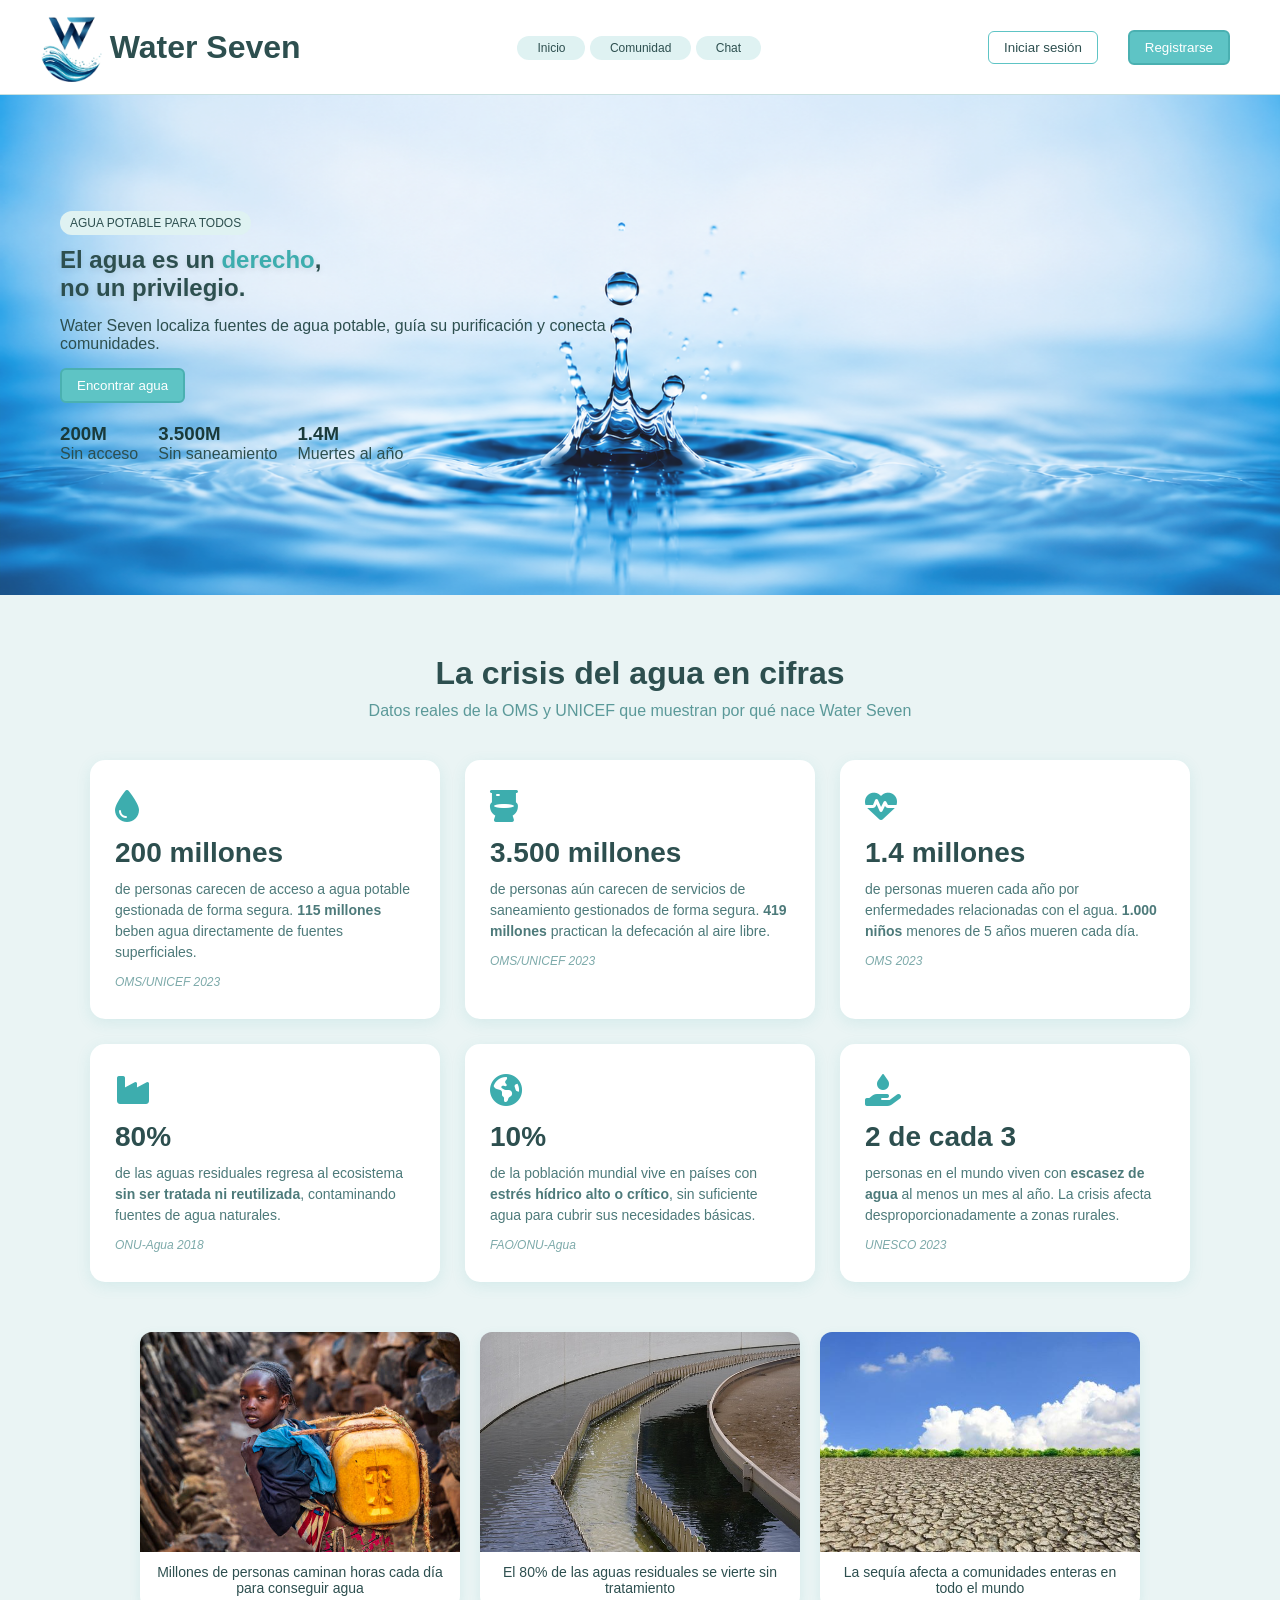
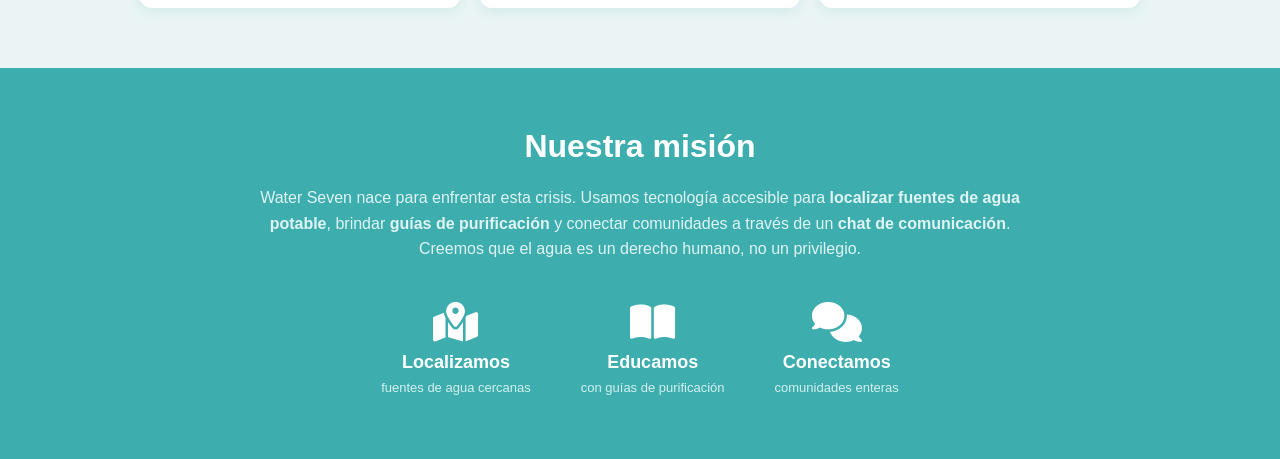
<file: public/index.html>
<!DOCTYPE html>
<html lang="es">
<head>
    <meta charset="UTF-8">
    <meta name="viewport" content="width=device-width, initial-scale=1.0">
    <title>Water Seven</title>
    <link rel="stylesheet" href="css/styles.css">
    <link rel="stylesheet" href="css/inicio.css">
    <link rel="stylesheet" href="css/responsive.css">
    <link rel="stylesheet" href="https://cdnjs.cloudflare.com/ajax/libs/font-awesome/6.5.0/css/all.min.css">
</head>
<body>
<header class="navbar">

    <div class="logo">
        <img src="imagenes/logo.png">
        <div><h1>Water Seven</h1></div>
    </div>

    <nav>
        <span class="badge"><a href="index.html">Inicio</a></span> 
        <span class="badge"><a href="comunidad.html">Comunidad</a></span> 
        <span class="badge"><a href="chat.html">Chat</a></span>
    </nav>

    <button class="nav-toggle" id="navToggle" type="button" aria-label="Abrir menú" aria-expanded="false">
        <span></span><span></span><span></span>
    </button>

    <div class="auth" id="authSection">
        <a href="login.html"><button class="btn-outline">Iniciar sesión</button></a>
        <a href="registro.html"><button class="btn-primary">Registrarse</button></a>
    </div>
</header>

<section class="hero">

    <div class="hero-text">
        <span class="badge">AGUA POTABLE PARA TODOS</span>

        <h1>
            El agua es un <span class="highlight">derecho</span>,<br>
            no un privilegio.
        </h1>

        <p>
            Water Seven localiza fuentes de agua potable,
            guía su purificación y conecta comunidades.
        </p>

        <div class="buttons">
            <button class="btn-primary">Encontrar agua</button>

        </div>

        <div class="stats">
            <div>
                <h3>200M</h3>
                <p>Sin acceso</p>
            </div>
            <div>
                <h3>3.500M</h3>
                <p>Sin saneamiento</p>
            </div>
            <div>
                <h3>1.4M</h3>
                <p>Muertes al año</p>
            </div>
        </div>
    </div>


</section>

<section class="problematica">
    <h2>La crisis del agua en cifras</h2>
    <p class="subtitle">Datos reales de la OMS y UNICEF que muestran por qué nace Water Seven</p>

    <div class="cifras-grid">
        <div class="cifra-card">
            <i class="fas fa-tint"></i>
            <h3>200 millones</h3>
            <p>de personas carecen de acceso a agua potable gestionada de forma segura. <strong>115 millones</strong> beben agua directamente de fuentes superficiales.</p>
            <span class="fuente">OMS/UNICEF 2023</span>
        </div>
        <div class="cifra-card">
            <i class="fas fa-toilet"></i>
            <h3>3.500 millones</h3>
            <p>de personas aún carecen de servicios de saneamiento gestionados de forma segura. <strong>419 millones</strong> practican la defecación al aire libre.</p>
            <span class="fuente">OMS/UNICEF 2023</span>
        </div>
        <div class="cifra-card">
            <i class="fas fa-heartbeat"></i>
            <h3>1.4 millones</h3>
            <p>de personas mueren cada año por enfermedades relacionadas con el agua. <strong>1.000 niños</strong> menores de 5 años mueren cada día.</p>
            <span class="fuente">OMS 2023</span>
        </div>
        <div class="cifra-card">
            <i class="fas fa-industry"></i>
            <h3>80%</h3>
            <p>de las aguas residuales regresa al ecosistema <strong>sin ser tratada ni reutilizada</strong>, contaminando fuentes de agua naturales.</p>
            <span class="fuente">ONU-Agua 2018</span>
        </div>
        <div class="cifra-card">
            <i class="fas fa-globe-americas"></i>
            <h3>10%</h3>
            <p>de la población mundial vive en países con <strong>estrés hídrico alto o crítico</strong>, sin suficiente agua para cubrir sus necesidades básicas.</p>
            <span class="fuente">FAO/ONU-Agua</span>
        </div>
        <div class="cifra-card">
            <i class="fas fa-hand-holding-water"></i>
            <h3>2 de cada 3</h3>
            <p>personas en el mundo viven con <strong>escasez de agua</strong> al menos un mes al año. La crisis afecta desproporcionadamente a zonas rurales.</p>
            <span class="fuente">UNESCO 2023</span>
        </div>
    </div>

    <div class="impacto-imagenes">
        <div class="impacto-item">
            <img src="imagenes/recolectando-agua.jpg" alt="Personas recolectando agua en zona rural">
            <p>Millones de personas caminan horas cada día para conseguir agua</p>
        </div>
        <div class="impacto-item">
            <img src="imagenes/agua-contaminada.jpg" alt="Agua contaminada">
            <p>El 80% de las aguas residuales se vierte sin tratamiento</p>
        </div>
        <div class="impacto-item">
            <img src="imagenes/sequia.jpg" alt="Sequía y tierra seca">
            <p>La sequía afecta a comunidades enteras en todo el mundo</p>
        </div>
    </div>
</section>

<section class="mision">
    <div class="mision-content">
        <h2>Nuestra misión</h2>
        <p>
            Water Seven nace para enfrentar esta crisis. Usamos tecnología accesible para
            <strong>localizar fuentes de agua potable</strong>, brindar
            <strong>guías de purificación</strong> y conectar comunidades a través de un
            <strong>chat de comunicación</strong>. Creemos que el agua es un derecho humano,
            no un privilegio.
        </p>
        <div class="mision-stats">
            <div>
                <i class="fas fa-map-marked-alt"></i>
                <h4>Localizamos</h4>
                <p>fuentes de agua cercanas</p>
            </div>
            <div>
                <i class="fas fa-book-open"></i>
                <h4>Educamos</h4>
                <p>con guías de purificación</p>
            </div>
            <div>
                <i class="fas fa-comments"></i>
                <h4>Conectamos</h4>
                <p>comunidades enteras</p>
            </div>
        </div>
    </div>
</section>

<script src="js/nav.js"></script>
</body>
</html>
</file>
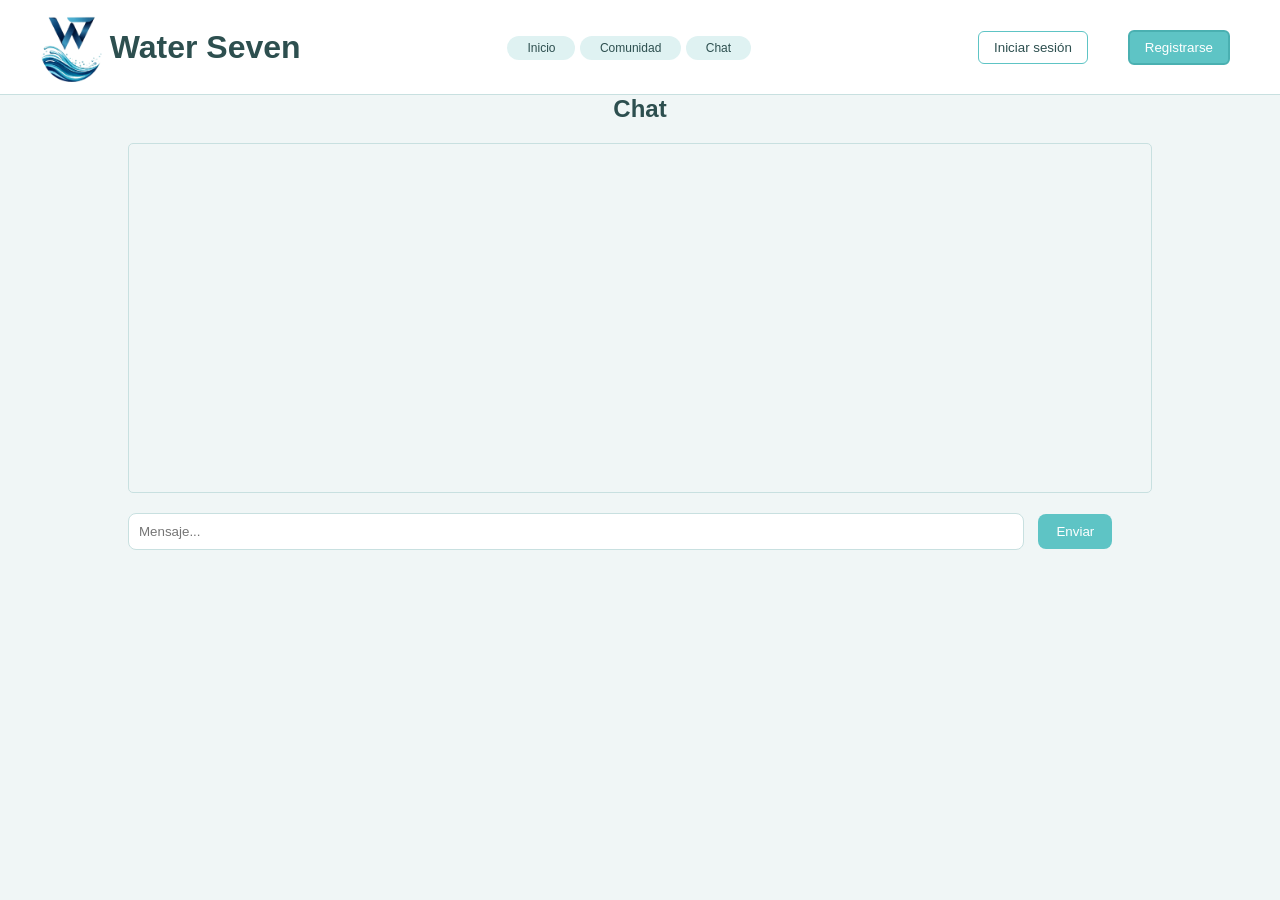
<file: public/chat.html>
<!DOCTYPE html>
<html lang="es">
<head>
    <meta charset="UTF-8">
    <meta name="viewport" content="width=device-width, initial-scale=1.0">
    <title>Water Seven - Chat</title>
    <link rel="stylesheet" href="css/styles.css">
    <link rel="stylesheet" href="css/responsive.css">
    <link rel="stylesheet" href="/public/css/chat.css">
</head>
<body>

<header class="navbar">

    <div class="logo">
        <img src="imagenes/logo.png">
        <div><h1>Water Seven</h1></div>
    </div>

    <nav>
        <span class="badge"><a href="index.html">Inicio</a></span> 
        <span class="badge"><a href="comunidad.html">Comunidad</a></span> 
        <span class="badge"><a href="chat.html">Chat</a></span>
    </nav>

    <button class="nav-toggle" id="navToggle" type="button" aria-label="Abrir menú" aria-expanded="false">
        <span></span><span></span><span></span>
    </button>

    <div class="auth" id="authSection">
        <a href="login.html"><button class="btn-outline">Iniciar sesión</button></a>
        <a href="registro.html"><button class="btn-primary">Registrarse</button></a>
    </div>
</header>

<section class="page">
    <h1>Chat</h1>

    <div class="chat-box" id="chatBox"></div>

    <div class="chat-form">
        <input id="mensaje" class="chat-input" placeholder="Mensaje...">
        <button class="btn-enviar" onclick="enviarMensaje()">Enviar</button>
    </div>
</section>

<script src="js/nav.js"></script>
<script src="js/api.js"></script>
<script>
let usuario = JSON.parse(localStorage.getItem("usuario"));

async function cargarMensajes() {
    try {
        const mensajes = await api.obtenerMensajes();
        const chat = document.getElementById("chatBox");
        chat.innerHTML = "";
        mensajes.forEach(m => {
            chat.innerHTML += `<p><strong>${m.remitente_nombre || 'Anónimo'}:</strong> ${m.contenido}</p>`;
        });
        chat.scrollTop = chat.scrollHeight;
    } catch (e) {
        console.error("Error al cargar mensajes:", e);
    }
}

async function enviarMensaje() {
    const input = document.getElementById("mensaje");

    if (!usuario) { alert("Debes iniciar sesión para chatear"); return; }
    if (input.value.trim() === "") return;

    try {
        await api.enviarMensaje(usuario.id, input.value);
        input.value = "";
        await cargarMensajes();
    } catch (e) {
        alert(e.message);
    }
}

setInterval(cargarMensajes, 5000);
cargarMensajes();
</script>
</body>
</html>
</file>
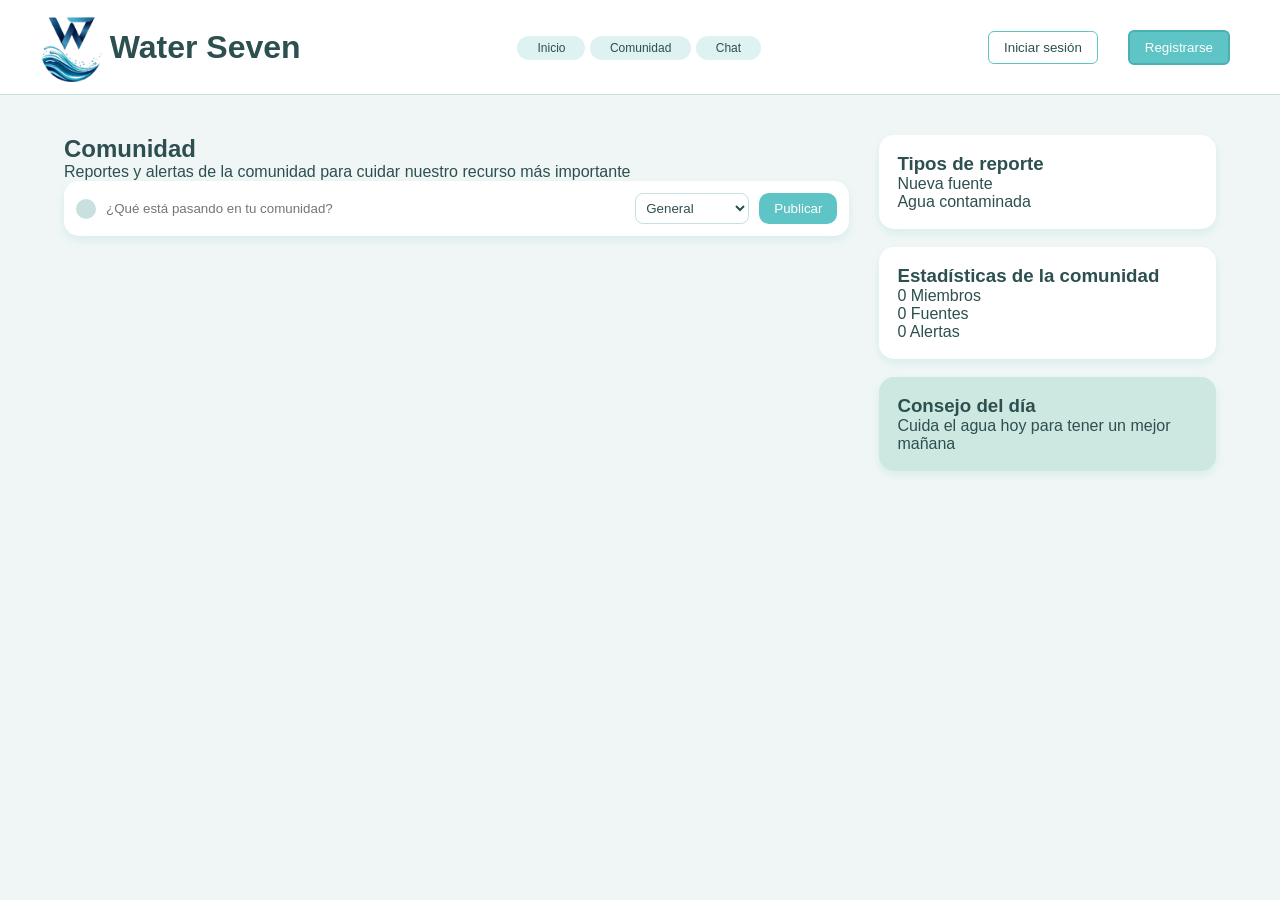
<file: public/comunidad.html>
<!DOCTYPE html>
<html lang="es">
<head>
    <meta charset="UTF-8">
    <meta name="viewport" content="width=device-width, initial-scale=1.0">
    <title>Water Seven - Comunidad</title>
    <link rel="stylesheet" href="css/styles.css">
    <link rel="stylesheet" href="css/responsive.css">
    
</head>
<body>
<header class="navbar">
    <link rel="stylesheet" href="css/styles.css">
    <div class="logo">
        <img src="imagenes/logo.png">
        <div><h1>Water Seven</h1></div>
    </div>

    <nav>
        <span class="badge"><a href="index.html">Inicio</a></span> 
        <span class="badge"><a href="comunidad.html">Comunidad</a></span> 
        <span class="badge"><a href="chat.html">Chat</a></span>
    </nav>

    <button class="nav-toggle" id="navToggle" type="button" aria-label="Abrir menú" aria-expanded="false">
        <span></span><span></span><span></span>
    </button>

    <div class="auth" id="authSection">
        <a href="login.html"><button class="btn-outline">Iniciar sesión</button></a>
        <a href="registro.html"><button class="btn-primary">Registrarse</button></a>
    </div>
</header>

<div class="comunidad">

  <div class="feed">

    <h2>Comunidad</h2>
    <p class="sub">Reportes y alertas de la comunidad para cuidar nuestro recurso más importante</p>

    <div class="publicar">
      <div class="avatar"></div>
      <input type="text" id="inputMensaje" placeholder="¿Qué está pasando en tu comunidad?">
      <select id="tipoPublicacion" class="tipo-select">
          <option value="general">General</option>
          <option value="reporte"> Nueva fuente</option>
          <option value="alerta">Alerta</option>
          <option value="consejo">Consejo</option>
      </select>
      <button class="btn-publicar" onclick="publicar()">Publicar</button>
    </div>

    <div id="listaPost"></div>

  </div>

  <div class="sidebar">

    <div class="box">
      <h3>Tipos de reporte</h3>
      <p>Nueva fuente</p>
      <p>Agua contaminada</p>
    </div>

    <div class="box">
      <h3>Estadísticas de la comunidad</h3>
      <p id="stat-miembros"> 0 Miembros</p>
      <p id="stat-fuentes"> 0 Fuentes</p>
      <p id="stat-alertas"> 0 Alertas</p>
    </div>

    <div class="box verde">
      <h3>Consejo del día</h3>
      <p>Cuida el agua hoy para tener un mejor mañana </p>
    </div>

  </div>

</div>

<script src="js/nav.js"></script>
<script src="js/api.js"></script>
<script>
let usuario = JSON.parse(localStorage.getItem("usuario"));

async function cargarPublicaciones() {
    try {
        const pubs = await api.obtenerPublicaciones();
        let contadorAlertas = 0;
        let contadorFuentes = 0;
        const miembros = new Set();

        let html = "";
        pubs.forEach(p => {
            if (p.tipo === 'alerta') contadorAlertas++;
            if (p.tipo === 'reporte') contadorFuentes++;
            if (p.usuario_nombre) miembros.add(p.usuario_nombre);

            const clase = p.tipo === 'alerta' ? 'roja' : 'azul';
            const icono = p.tipo === 'alerta' ? '' : p.tipo === 'reporte' ? '' : p.tipo === 'consejo' ? '' : '';
            const etiquetaClase = p.tipo === 'alerta' ? 'roja' : 'azul';
            const etiquetaTexto = p.tipo === 'alerta' ? 'Alerta' : p.tipo === 'reporte' ? 'Nueva fuente' : p.tipo === 'consejo' ? 'Consejo' : 'General';

            let comentariosHtml = '';
            if (p.comentarios && p.comentarios.length > 0) {
                comentariosHtml = '<div class="comentarios-lista">';
                p.comentarios.forEach(c => {
                    comentariosHtml += `<p><strong>${c.usuario_nombre}:</strong> ${c.contenido}</p>`;
                });
                comentariosHtml += '</div>';
            }

            html += `
                <div class="card ${clase}">
                    <div class="icono">${icono}</div>
                    <div class="contenido">
                        <div class="top">
                            <span class="nombre">${p.usuario_nombre || 'Anónimo'}</span>
                            <span class="tiempo">${p.fecha_publicacion}</span>
                            <span class="etiqueta ${etiquetaClase}">${etiquetaTexto}</span>
                        </div>
                        <p>${p.contenido}</p>
                        ${comentariosHtml}
                        ${usuario ? `
                        <div class="comentario-input">
                            <input type="text" id="comentario-${p.id}" placeholder="Escribe un comentario...">
                            <button onclick="comentar(${p.id})">Enviar</button>
                        </div>` : ''}
                    </div>
                </div>
            `;
        });
        document.getElementById("listaPost").innerHTML = html || "<p style='color:#888;text-align:center;padding:40px;'>No hay publicaciones aún. ¡Sé el primero!</p>";

        document.getElementById("stat-miembros").textContent = ` ${miembros.size} Miembros`;
        document.getElementById("stat-alertas").textContent = ` ${contadorAlertas} Alertas`;
        document.getElementById("stat-fuentes").textContent = ` ${contadorFuentes} Fuentes`;
    } catch (e) {
        console.error("Error al cargar publicaciones:", e);
    }
}

async function publicar() {
    const input = document.getElementById("inputMensaje");
    const tipo = document.getElementById("tipoPublicacion").value;
    const texto = input.value.trim();

    if (!usuario) { alert("Debes iniciar sesión para publicar"); return; }
    if (texto === "") return;

    try {
        await api.crearPublicacion(usuario.id, texto, tipo);
        input.value = "";
        await cargarPublicaciones();
    } catch (e) {
        alert(e.message);
    }
}

async function comentar(publicacionId) {
    const input = document.getElementById(`comentario-${publicacionId}`);
    const texto = input.value.trim();
    if (texto === "") return;

    try {
        await api.crearComentario(publicacionId, usuario.id, texto);
        input.value = "";
        await cargarPublicaciones();
    } catch (e) {
        alert(e.message);
    }
}

cargarPublicaciones();
</script>

</body>
</html>
</file>
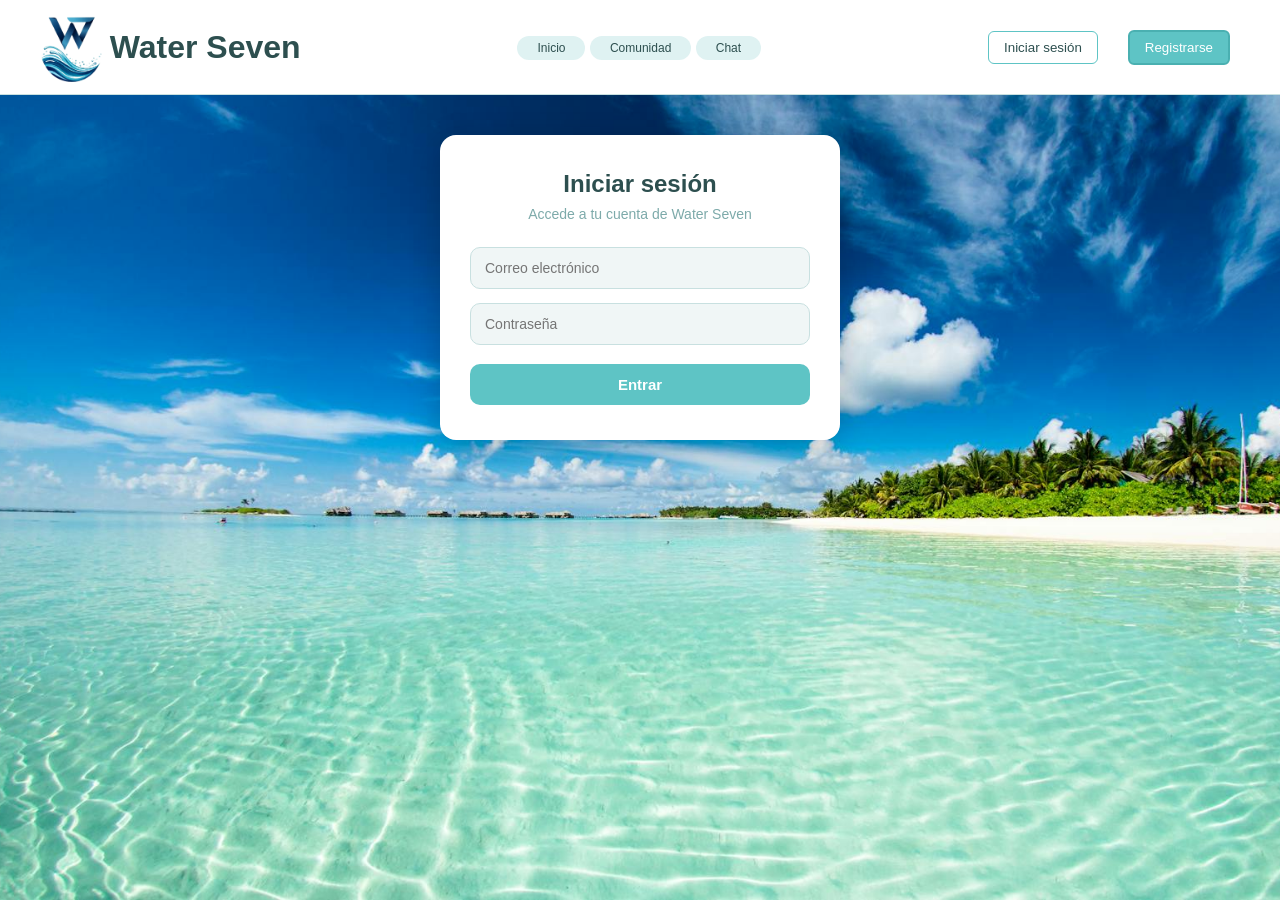
<file: public/login.html>
<!DOCTYPE html>
<html lang="es">
<head>
    <meta charset="UTF-8">
    <meta name="viewport" content="width=device-width, initial-scale=1.0">
    <title>Water Seven - Iniciar sesión</title>
    <link rel="stylesheet" href="css/styles.css">
    <link rel="stylesheet" href="css/responsive.css">
    <style>
        body {
            background: url("imagenes/fondo-auth.jpg") no-repeat center center fixed;
            background-size: cover;
        }

        .form-container {
            background: #fff;
            box-shadow: 0 8px 32px rgba(0, 0, 0, 0.2);
        }
    </style>
</head>

<body>
<header class="navbar">

    <div class="logo">
        <img src="imagenes/logo.png">
        <div><h1>Water Seven</h1></div>
    </div>

    <nav>
        <span class="badge"><a href="index.html">Inicio</a></span> 
        <span class="badge"><a href="comunidad.html">Comunidad</a></span> 
        <span class="badge"><a href="chat.html">Chat</a></span>
    </nav>

    <button class="nav-toggle" id="navToggle" type="button" aria-label="Abrir menú" aria-expanded="false">
        <span></span><span></span><span></span>
    </button>

    <div class="auth" id="authSection">
        <a href="login.html"><button class="btn-outline">Iniciar sesión</button></a>
        <a href="registro.html"><button class="btn-primary">Registrarse</button></a>
    </div>
</header>
<script src="js/nav.js"></script>

<form class="form-container" onsubmit="return login(event)">
    <h2>Iniciar sesión</h2>
    <p class="sub">Accede a tu cuenta de Water Seven</p>

    <input type="email" id="correo" placeholder="Correo electrónico" required>
    <input type="password" id="password" placeholder="Contraseña" required>

    <div id="login-error" style="color:#d32f2f;font-size:13px;margin-bottom:12px;display:none;text-align:center;"></div>

    <button type="submit">Entrar</button>
</form>

<script src="js/api.js"></script>
<script>
async function login(event) {
    event.preventDefault();
    const correo = document.getElementById("correo").value;
    const password = document.getElementById("password").value;
    const errorDiv = document.getElementById("login-error");

    try {
        const res = await api.login(correo, password);

        if (res.error) {
            errorDiv.textContent = res.error;
            errorDiv.style.display = "block";
        } else {
            localStorage.setItem("usuario", JSON.stringify(res.usuario));
            window.location.href = "index.html";
        }
    } catch (e) {
        errorDiv.textContent = "Error de conexión con el servidor";
        errorDiv.style.display = "block";
    }
}

(function(){
    const usuario = JSON.parse(localStorage.getItem("usuario"));
    if (usuario) window.location.href = "index.html";
})();
</script>
</body>
</html>
</file>
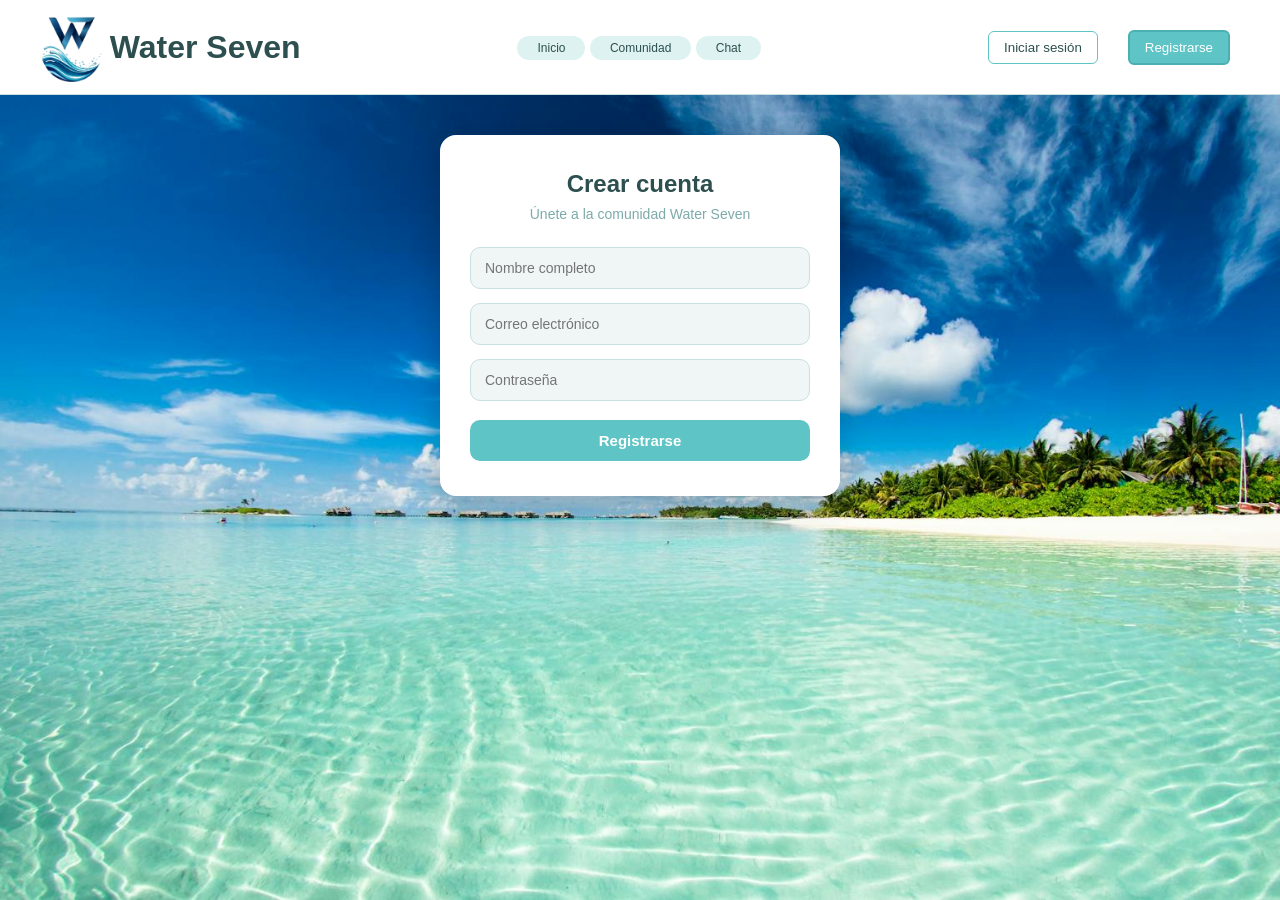
<file: public/registro.html>
<!DOCTYPE html>
<html lang="es">
<head>
    <meta charset="UTF-8">
    <meta name="viewport" content="width=device-width, initial-scale=1.0">
    <title>Water Seven - Registro</title>
    <link rel="stylesheet" href="css/styles.css">
    <link rel="stylesheet" href="css/responsive.css">
    <style>
        body {
            background: url("imagenes/fondo-auth.jpg") no-repeat center center fixed;
            background-size: cover;
        }

        .form-container {
            background: #fff;
            box-shadow: 0 8px 32px rgba(0, 0, 0, 0.2);
        }
    </style>
</head>

<body><header class="navbar">

    <div class="logo">
        <img src="imagenes/logo.png">
        <div><h1>Water Seven</h1></div>
    </div>

    <nav>
        <span class="badge"><a href="index.html">Inicio</a></span> 
        <span class="badge"><a href="comunidad.html">Comunidad</a></span> 
        <span class="badge"><a href="chat.html">Chat</a></span>
    </nav>

    <button class="nav-toggle" id="navToggle" type="button" aria-label="Abrir menú" aria-expanded="false">
        <span></span><span></span><span></span>
    </button>

    <div class="auth" id="authSection">
        <a href="login.html"><button class="btn-outline">Iniciar sesión</button></a>
        <a href="registro.html"><button class="btn-primary">Registrarse</button></a>
    </div>
</header>
<script src="js/nav.js"></script>

<form class="form-container" onsubmit="return registro(event)">
    <h2>Crear cuenta</h2>
    <p class="sub">Únete a la comunidad Water Seven</p>

    <input type="text" id="nombre" placeholder="Nombre completo" required>
    <input type="email" id="correo" placeholder="Correo electrónico" required>
    <input type="password" id="password" placeholder="Contraseña" required>

    <div id="reg-error" style="color:#d32f2f;font-size:13px;margin-bottom:12px;display:none;text-align:center;"></div>

    <button type="submit">Registrarse</button>
</form>

<script src="js/api.js"></script>
<script>
async function registro(event) {
    event.preventDefault();
    const nombre = document.getElementById("nombre").value;
    const correo = document.getElementById("correo").value;
    const password = document.getElementById("password").value;
    const errorDiv = document.getElementById("reg-error");

    try {
        const res = await api.registro(nombre, correo, password);

        if (res.error) {
            errorDiv.textContent = res.error;
            errorDiv.style.display = "block";
        } else {
            alert(res.mensaje);
            window.location.href = "login.html";
        }
    } catch (e) {
        errorDiv.textContent = "Error de conexión con el servidor";
        errorDiv.style.display = "block";
    }
}

(function(){
    const usuario = JSON.parse(localStorage.getItem("usuario"));
    if (usuario) window.location.href = "index.html";
})();
</script>
</body>
</html>
</file>
<file: public/css/styles.css>
.comunidad {
    display: flex;
    width: 90%;
    margin: 40px auto;
    gap: 30px;
}

.feed {
    width: 70%;
}

.publicar {
    display: flex;
    align-items: center;
    background: #fff;
    padding: 12px;
    border-radius: 15px;
    margin-bottom: 20px;
    gap: 10px;
    box-shadow: 0 4px 10px rgba(61, 173, 174, 0.12);
}

.publicar input {
    flex: 1;
    border: none;
    outline: none;
}

.btn-publicar {
    background: #5ec4c5;
    color: white;
    border: none;
    padding: 8px 15px;
    border-radius: 10px;
    cursor: pointer;
}

.btn-publicar:hover {
    background: #4ab0b1;
}

.avatar {
    background: #c8e0e0;
    padding: 10px;
    border-radius: 50%;
}

.card {
    display: flex;
    gap: 15px;
    padding: 18px;
    border-radius: 15px;
    margin-bottom: 18px;
}

.card.azul {
    background: #dff2f2;
}

.card.roja {
    background: #fae0e0;
}

.icono {
    font-size: 28px;
}

.top {
    display: flex;
    gap: 10px;
    align-items: center;
}

.nombre {
    font-weight: bold;
}

.tiempo {
    font-size: 12px;
    color: #7daaaa;
}

.etiqueta {
    font-size: 12px;
    padding: 4px 8px;
    border-radius: 10px;
}

.etiqueta.azul {
    background: #c8ecf0;
    color: #3d8a8c;
}

.etiqueta.roja {
    background: #f0c8c8;
    color: #8c4a4a;
}

.ubicacion {
    font-size: 12px;
    color: #7daaaa;
}

.sidebar {
    width: 30%;
}

.box {
    background: #fff;
    padding: 18px;
    border-radius: 15px;
    margin-bottom: 18px;
    box-shadow: 0 4px 10px rgba(61, 173, 174, 0.12);
}

.box.verde {
    background: #cce8e0;
}

.comentario-input {
    display: flex;
    gap: 8px;
    margin-top: 10px;
}

.comentario-input input {
    flex: 1;
    padding: 6px 10px;
    border: 1px solid #c8e0e0;
    border-radius: 8px;
    outline: none;
}

.comentario-input button {
    background: #5ec4c5;
    color: white;
    border: none;
    padding: 6px 12px;
    border-radius: 8px;
    cursor: pointer;
}

.comentario-input button:hover {
    background: #4ab0b1;
}

.comentarios-lista {
    margin-top: 8px;
    font-size: 13px;
}

.comentarios-lista p {
    margin: 3px 0;
    color: #4d7a7a;
}

.comentar-btn {
    background: none;
    border: none;
    color: #3dadae;
    cursor: pointer;
    font-size: 12px;
    margin-top: 6px;
    padding: 0;
}
* {
    margin: 0;
    padding: 0;
    box-sizing: border-box;
    font-family: Arial;
}

body {
    background: #f0f6f6;
    color: #2d4f4f;
}

.navbar {
    display: flex;
    justify-content: space-between;
    align-items: center;
    padding: 12px 40px;
    border-bottom: 1px solid #c8e0e0;
    background: #fff;
}

.logo {
    display: flex;
    align-items: center;
}

.logo img {
    height: 70px;
}

.logo h1 {
    margin-left: 8px;
    font-weight: bold;
}

.navbar a {
    margin: 0 10px;
    text-decoration: none;
    color: #2d4f4f;
}

.btn-primary {
    background: #5ec4c5;
    border: 2px solid #4ab0b1;
    padding: 8px 15px;
    color: #fff;
    border-radius: 6px;
    cursor: pointer;
}

.btn-primary:hover {
    background: #4ab0b1;
}

.btn-outline {
    border: 1px solid #5ec4c5;
    background: transparent;
    padding: 8px 15px;
    border-radius: 6px;
    color: #2d4f4f;
    cursor: pointer;
}

.btn-outline:hover {
    background: #dff2f2;
}

.hero {
    display: flex;
    align-items: center;
    padding: 80px 60px;
    min-height: 500px;
    background: url("../imagenes/fondo_gota.png") no-repeat center center;
    background-size: cover;
    position: relative;
}

.hero::before {
    content: "";
    position: absolute;
    inset: 0;
    background: rgba(255, 255, 255, 0.1);
}

.hero-text {
    position: relative;
    z-index: 1;
    max-width: 600px;
}

.hero-text h1 {
    text-shadow: 0 2px 6px rgba(0, 0, 0, 0.1);
}

.badge {
    background: #dff2f2;
    padding: 5px 10px;
    border-radius: 15px;
    font-size: 12px;
}

.hero h1 {
    margin: 15px 0;
}

.highlight {
    color: #3dadae;
}

.hero p {
    margin-bottom: 15px;
}

.buttons button {
    margin-right: 10px;
}

.stats {
    display: flex;
    margin-top: 20px;
}

.stats div {
    margin-right: 20px;
}

.stats h3 {
    color: #1a3a3a;
}

.form-container {
    max-width: 400px;
    margin: 40px auto;
    padding: 35px 30px;
    border-radius: 16px;
    background: #fff;
    box-shadow: 0 4px 20px rgba(61, 173, 174, 0.15);
}

.form-container h2 {
    text-align: center;
    margin-bottom: 8px;
    font-size: 24px;
    color: #2d4f4f;
}

.form-container .sub {
    text-align: center;
    color: #7daaaa;
    font-size: 14px;
    margin-bottom: 25px;
}

.form-container input {
    width: 100%;
    padding: 12px 14px;
    margin-bottom: 14px;
    border: 1.5px solid #c8e0e0;
    border-radius: 10px;
    font-size: 14px;
    outline: none;
    background: #f0f6f6;
    color: #2d4f4f;
}

.form-container input:focus {
    border-color: #3dadae;
    background: #fff;
}

.form-container button[type="submit"] {
    width: 100%;
    padding: 12px;
    background: #5ec4c5;
    color: white;
    border: none;
    border-radius: 10px;
    font-size: 15px;
    font-weight: bold;
    cursor: pointer;
    margin-top: 5px;
}

.form-container button[type="submit"]:hover {
    background: #4ab0b1;
}
</file>
<file: public/css/inicio.css>
.problematica {
    padding: 60px 40px;
    text-align: center;
    background: #eaf4f4;
}

.problematica h2 {
    font-size: 32px;
    margin-bottom: 10px;
    color: #2d4f4f;
}

.problematica .subtitle {
    color: #5b9999;
    margin-bottom: 40px;
}

.cifras-grid {
    display: grid;
    grid-template-columns: repeat(auto-fit, minmax(300px, 1fr));
    gap: 25px;
    max-width: 1100px;
    margin: 0 auto 50px;
}

.cifra-card {
    background: white;
    padding: 30px 25px;
    border-radius: 15px;
    box-shadow: 0 4px 15px rgba(61, 173, 174, 0.12);
    text-align: left;
}

.cifra-card i {
    font-size: 32px;
    color: #3dadae;
    margin-bottom: 15px;
}

.cifra-card h3 {
    font-size: 28px;
    color: #2d4f4f;
    margin-bottom: 10px;
}

.cifra-card p {
    color: #4d7a7a;
    line-height: 1.5;
    font-size: 14px;
}

.cifra-card .fuente {
    display: block;
    margin-top: 12px;
    font-size: 12px;
    color: #7daaaa;
    font-style: italic;
}

.impacto-imagenes {
    display: grid;
    grid-template-columns: repeat(auto-fit, minmax(280px, 1fr));
    gap: 20px;
    max-width: 1000px;
    margin: 0 auto;
}

.impacto-item {
    border-radius: 12px;
    overflow: hidden;
    box-shadow: 0 4px 12px rgba(61, 173, 174, 0.12);
}

.impacto-item img {
    width: 100%;
    height: 220px;
    object-fit: cover;
    display: block;
}

.impacto-item p {
    padding: 12px 15px;
    background: white;
    font-size: 14px;
    color: #2d4f4f;
}

.mision {
    padding: 60px 40px;
    background: #3dadae;
    color: white;
    text-align: center;
}

.mision-content {
    max-width: 800px;
    margin: 0 auto;
}

.mision h2 {
    font-size: 32px;
    margin-bottom: 20px;
}

.mision p {
    font-size: 16px;
    line-height: 1.6;
    color: #e0f4f4;
    margin-bottom: 40px;
}

.mision-stats {
    display: flex;
    justify-content: center;
    gap: 50px;
    flex-wrap: wrap;
}

.mision-stats div {
    text-align: center;
}

.mision-stats i {
    font-size: 40px;
    color: #fff;
    margin-bottom: 10px;
}

.mision-stats h4 {
    font-size: 18px;
    margin-bottom: 5px;
}

.mision-stats p {
    font-size: 13px;
    color: #d4f0f0;
    margin-bottom: 0;
}
</file>
<file: public/css/responsive.css>
/*Evitar desbordamiento horizontal*/
img {
    max-width: 100%;
}

/*Zona de sesion en la barra*/
.navbar .auth {
    display: flex;
    align-items: center;
    gap: 10px;
}

.auth-user {
    color: #4a6b6b;
}

.tipo-select {
    padding: 6px;
    border: 1px solid #c8e0e0;
    border-radius: 8px;
    background: #fff;
    color: #2d4f4f;
}

.nav-toggle {
    display: none;
    flex-direction: column;
    justify-content: center;
    gap: 5px;
    width: 44px;
    height: 40px;
    padding: 0;
    background: transparent;
    border: 1px solid #5ec4c5;
    border-radius: 8px;
    cursor: pointer;
}

.nav-toggle:hover {
    background: #dff2f2;
}

.nav-toggle span {
    display: block;
    width: 20px;
    height: 2px;
    margin: 0 auto;
    background: #2d4f4f;
    border-radius: 2px;
}

@media (min-width: 1400px) {
    .hero-text {
        max-width: 720px;
    }

    .cifras-grid {
        max-width: 1240px;
    }

    .impacto-imagenes {
        max-width: 1140px;
    }
}

@media (max-width: 1200px) {
    .navbar {
        padding: 12px 24px;
    }

    .logo img {
        height: 60px;
    }

    .hero {
        padding: 64px 40px;
        min-height: 440px;
    }

    .problematica,
    .mision {
        padding: 50px 28px;
    }

    .cifras-grid {
        grid-template-columns: repeat(auto-fit, minmax(260px, 1fr));
        gap: 18px;
    }

    .mision-stats {
        gap: 34px;
    }

    .impacto-item img {
        height: 200px;
    }
}
@media (max-width: 900px) {
    .hero-text h1 {
        font-size: 32px;
    }

    .problematica h2,
    .mision h2 {
        font-size: 27px;
    }

    .stats div {
        margin-right: 14px;
    }

    /* Chat */
    .chat-box {
        width: 92%;
        height: 45vh;
        min-height: 300px;
    }

    .chat-form {
        padding: 0 4%;
    }

    .chat-input {
        width: 72%;
        margin-left: 2%;
    }

    /* Comunidad */
    .comunidad {
        width: 94%;
        gap: 20px;
    }
}

@media (max-width: 640px) {
    /* Barra de navegacion colapsable */
    .navbar {
        flex-wrap: wrap;
        row-gap: 12px;
        padding: 10px 16px;
    }

    .logo {
        flex: 1;
    }

    .logo img {
        height: 46px;
    }

    .logo h1 {
        font-size: 20px;
    }

    .nav-toggle {
        display: flex;
    }

    .navbar nav,
    .navbar .auth {
        display: none;
        width: 100%;
        flex-direction: column;
        align-items: stretch;
        gap: 8px;
    }

    .navbar.menu-abierto nav,
    .navbar.menu-abierto .auth {
        display: flex;
    }

    .navbar nav .badge {
        display: block;
        text-align: center;
    }

    .navbar a {
        margin: 0;
    }

    .navbar .auth a,
    .navbar .auth button {
        width: 100%;
    }

    .navbar .auth button {
        padding: 10px 15px;
    }

    .auth-user {
        margin: 0;
        text-align: center;
    }

    /* Portada */
    .hero {
        padding: 44px 20px;
        min-height: 0;
        text-align: center;
    }

    .hero-text {
        max-width: 100%;
    }

    .hero-text h1 {
        font-size: 27px;
    }

    .hero-text h1 br {
        display: none;
    }

    .hero p {
        font-size: 15px;
    }

    .buttons button {
        width: 100%;
        padding: 12px 15px;
    }

    .stats {
        flex-wrap: wrap;
        justify-content: center;
        gap: 14px 20px;
        margin-top: 24px;
    }

    .stats div {
        margin-right: 0;
    }

    /* Cifras */
    .problematica,
    .mision {
        padding: 38px 16px;
    }

    .problematica h2,
    .mision h2 {
        font-size: 23px;
    }

    .problematica .subtitle {
        margin-bottom: 26px;
    }

    .cifras-grid {
        grid-template-columns: 1fr;
        gap: 16px;
        margin-bottom: 32px;
    }

    .cifra-card {
        padding: 22px 18px;
    }

    .cifra-card h3 {
        font-size: 23px;
    }

    .impacto-imagenes {
        grid-template-columns: 1fr;
    }

    .impacto-item img {
        height: 180px;
    }

    /* Mision */
    .mision p {
        font-size: 15px;
        margin-bottom: 28px;
    }

    .mision-stats {
        flex-direction: column;
        gap: 22px;
    }

    /* Formularios */
    .form-container {
        margin: 28px 16px;
        padding: 28px 20px;
    }

    /* Chat */
    .page h1 {
        margin: 24px 16px 0;
        font-size: 24px;
    }

    .chat-box {
        width: 100%;
        height: 55vh;
        min-height: 240px;
        border-radius: 12px;
    }

    .chat-form {
        display: flex;
        gap: 8px;
        padding: 0 16px;
    }

    .chat-form .chat-input {
        flex: 1;
        width: auto;
        min-width: 0;
        margin-left: 0;
    }

    .btn-enviar {
        flex: none;
    }

    /* Comunidad */
    .comunidad {
        flex-direction: column;
        width: 94%;
        margin: 24px auto;
        gap: 18px;
    }

    .feed,
    .sidebar {
        width: 100%;
    }

    .publicar {
        flex-wrap: wrap;
    }

    .publicar input {
        flex: 1 1 100%;
        min-width: 0;
    }

    .tipo-select {
        flex: 1 1 140px;
        min-width: 0;
        padding: 8px;
    }

    .btn-publicar {
        flex: 1 1 140px;
    }

    .card {
        padding: 14px;
    }

    .top {
        flex-wrap: wrap;
    }
}
@media (max-width: 420px) {
    .logo h1 {
        font-size: 18px;
    }

    .navbar {
        padding: 10px 12px;
    }

    .hero-text h1 {
        font-size: 23px;
    }

    .problematica,
    .mision {
        padding: 32px 12px;
    }

    .form-container {
        margin: 20px 12px;
        padding: 24px 16px;
    }

    .comunidad {
        width: 96%;
    }

    .comentario-input {
        flex-wrap: wrap;
    }
}
</file>
<file: public/css/chat.css>
.page h1 {
            text-align: center;
        }

        .chat-box {
            width: 80%;
            height: 350px;
            margin: 20px auto;
            padding: 10px;
            border: 1px solid #c8e0e0;
            border-radius: 5px;
            overflow-y: auto;
            background-color: #f0f6f6;
        }

 .chat-input {
            width: 70%;
            padding: 10px;
            margin-left: 10%;
            border: 1px solid #c8e0e0;
            border-radius: 8px;
            outline: none;
        }

        .chat-input:focus {
            border-color: #3dadae;
        }

        button {
            padding: 10px;
            margin-left: 10px;
            cursor: pointer;
        }

        .chat-box p {
            margin: 5px 0;
        }

        .chat-box p strong {
            color: #3dadae;
        }

        .btn-enviar {
            background: #5ec4c5;
            color: white;
            border: none;
            border-radius: 8px;
            padding: 10px 18px;
        }

        .btn-enviar:hover {
            background: #4ab0b1;
        }
</file>
